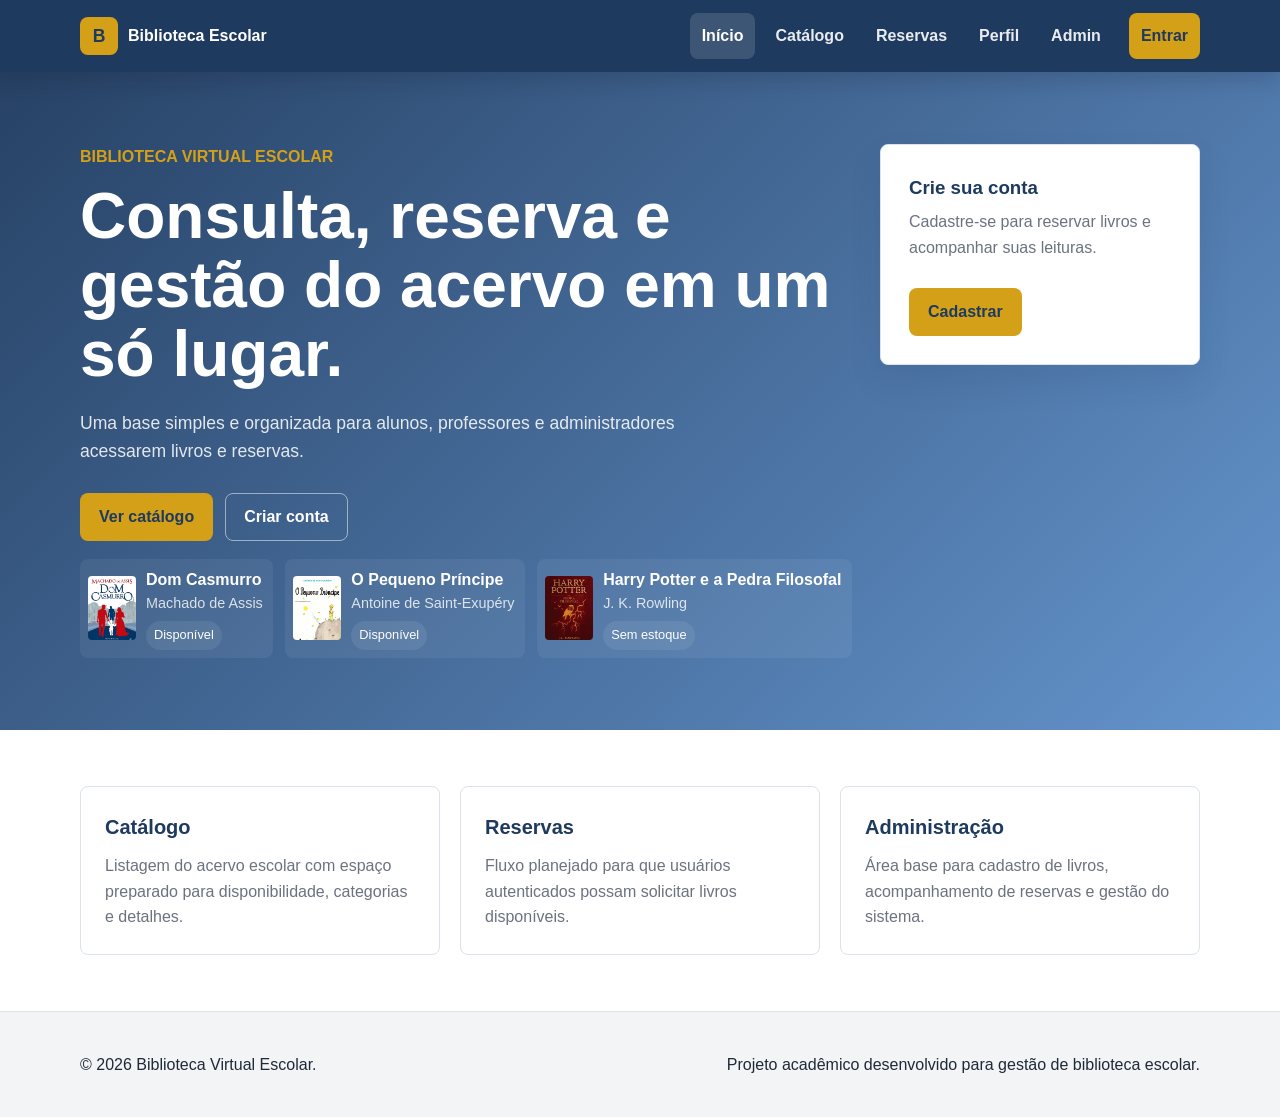
<file: index.html>
<!DOCTYPE html>
<html lang="pt-BR">
<head>
  <meta charset="UTF-8">
  <meta name="viewport" content="width=device-width, initial-scale=1.0">
  <title>Biblioteca Virtual Escolar</title>
  <link rel="stylesheet" href="assets/css/style.css">
  <script src="assets/js/main.js" defer></script>
</head>
<body>
  <header class="site-header">
    <div class="container header-content">
      <a class="brand" href="index.html" aria-label="Página inicial da Biblioteca Virtual Escolar">
        <span class="brand-mark" aria-hidden="true">B</span>
        <span>Biblioteca Escolar</span>
      </a>

      <button class="menu-toggle" type="button" aria-label="Abrir menu" aria-expanded="false" aria-controls="primary-menu">
        <span></span>
        <span></span>
        <span></span>
      </button>

      <nav class="primary-nav" id="primary-menu" aria-label="Menu principal">
        <a href="index.html">Início</a>
        <a href="pages/catalogo.html">Catálogo</a>
        <a href="pages/reservas.html">Reservas</a>
        <a href="pages/perfil.html">Perfil</a>
        <a href="pages/admin.html">Admin</a>
        <a class="nav-action" href="pages/login.html">Entrar</a>
      </nav>
    </div>
  </header>

  <main>
    <section class="hero">
      <div class="container hero-content">
        <div>
          <p class="section-kicker">Biblioteca Virtual Escolar</p>
          <h1>Consulta, reserva e gestão do acervo em um só lugar.</h1>
          <p class="hero-text">Uma base simples e organizada para alunos, professores e administradores acessarem livros, reservas e informações da biblioteca.</p>
          <div class="hero-actions">
            <a class="button button-primary" href="pages/catalogo.html">Ver catálogo</a>
            <a class="button button-secondary" href="pages/cadastro.html">Criar conta</a>
          </div>
        </div>
      </div>
    </section>

    <section class="section">
      <div class="container feature-grid">
        <article class="feature-card">
          <h2>Catálogo</h2>
          <p>Listagem do acervo escolar com espaço preparado para disponibilidade, categorias e detalhes.</p>
        </article>
        <article class="feature-card">
          <h2>Reservas</h2>
          <p>Fluxo planejado para que usuários autenticados possam solicitar livros disponíveis.</p>
        </article>
        <article class="feature-card">
          <h2>Administração</h2>
          <p>Área base para cadastro de livros, acompanhamento de reservas e gestão do sistema.</p>
        </article>
      </div>
    </section>
  </main>

  <footer class="site-footer">
    <div class="container footer-content">
      <p>&copy; 2026 Biblioteca Virtual Escolar.</p>
      <p>Projeto acadêmico desenvolvido para gestão de biblioteca escolar.</p>
    </div>
  </footer>
</body>
</html>
</file>
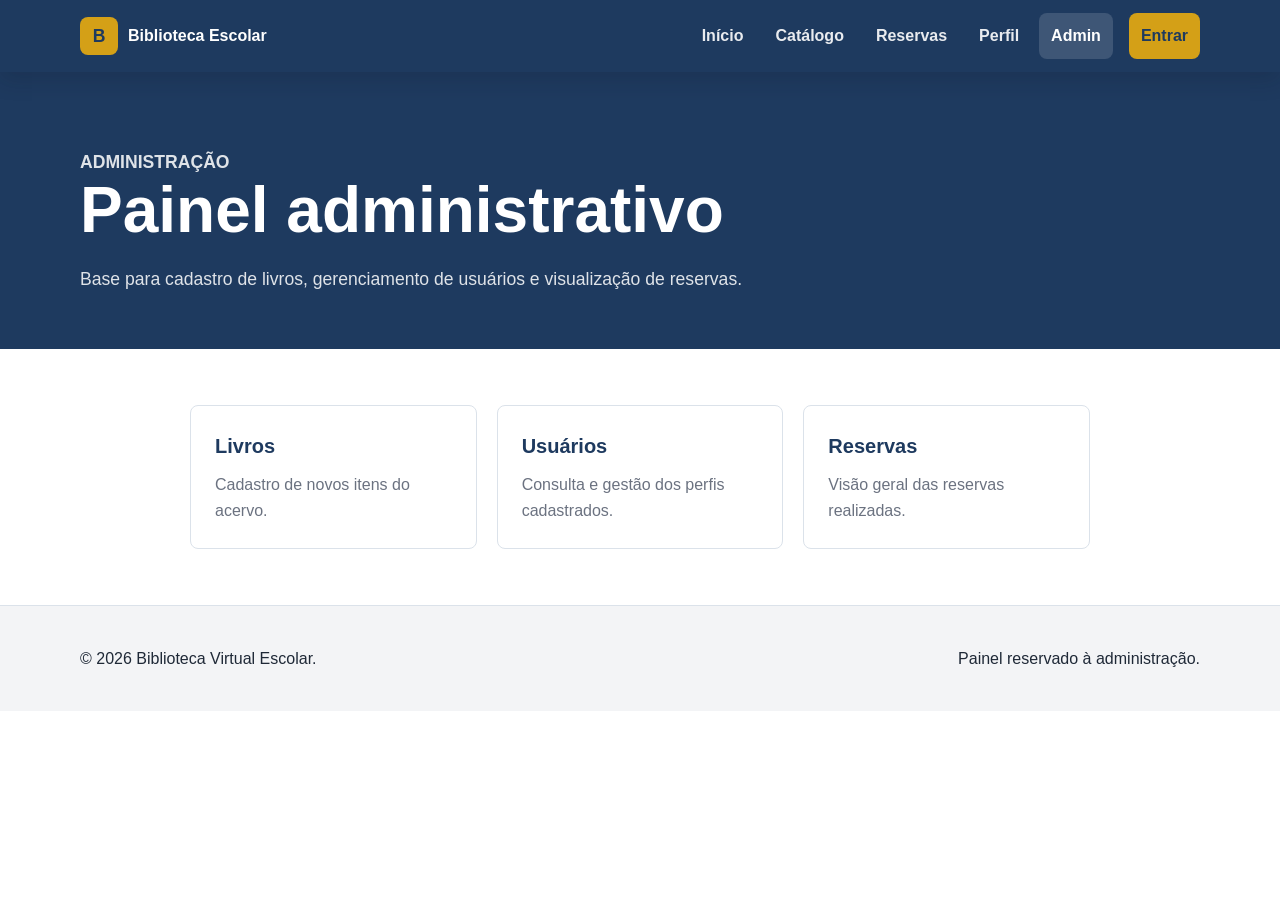
<file: pages/admin.html>
<!DOCTYPE html>
<html lang="pt-BR">
<head>
  <meta charset="UTF-8">
  <meta name="viewport" content="width=device-width, initial-scale=1.0">
  <title>Admin | Biblioteca Virtual Escolar</title>
  <link rel="stylesheet" href="../assets/css/style.css">
  <script src="../assets/js/main.js" defer></script>
</head>
<body>
  <header class="site-header">
    <div class="container header-content">
      <a class="brand" href="../index.html" aria-label="Página inicial da Biblioteca Virtual Escolar"><span class="brand-mark" aria-hidden="true">B</span><span>Biblioteca Escolar</span></a>
      <button class="menu-toggle" type="button" aria-label="Abrir menu" aria-expanded="false" aria-controls="primary-menu"><span></span><span></span><span></span></button>
      <nav class="primary-nav" id="primary-menu" aria-label="Menu principal">
        <a href="../index.html">Início</a><a href="catalogo.html">Catálogo</a><a href="reservas.html">Reservas</a><a href="perfil.html">Perfil</a><a href="admin.html">Admin</a><a class="nav-action" href="login.html">Entrar</a>
      </nav>
    </div>
  </header>

  <main>
    <section class="page-title">
      <div class="container">
        <p class="section-kicker">Administração</p>
        <h1>Painel administrativo</h1>
        <p>Base para cadastro de livros, gerenciamento de usuários e visualização de reservas.</p>
      </div>
    </section>
    <section class="section">
      <div class="container page-grid">
        <article class="info-card"><h2>Livros</h2><p>Cadastro de novos itens do acervo.</p></article>
        <article class="info-card"><h2>Usuários</h2><p>Consulta e gestão dos perfis cadastrados.</p></article>
        <article class="info-card"><h2>Reservas</h2><p>Visão geral das reservas realizadas.</p></article>
      </div>
    </section>
  </main>

  <footer class="site-footer"><div class="container footer-content"><p>&copy; 2026 Biblioteca Virtual Escolar.</p><p>Painel reservado à administração.</p></div></footer>
</body>
</html>
</file>
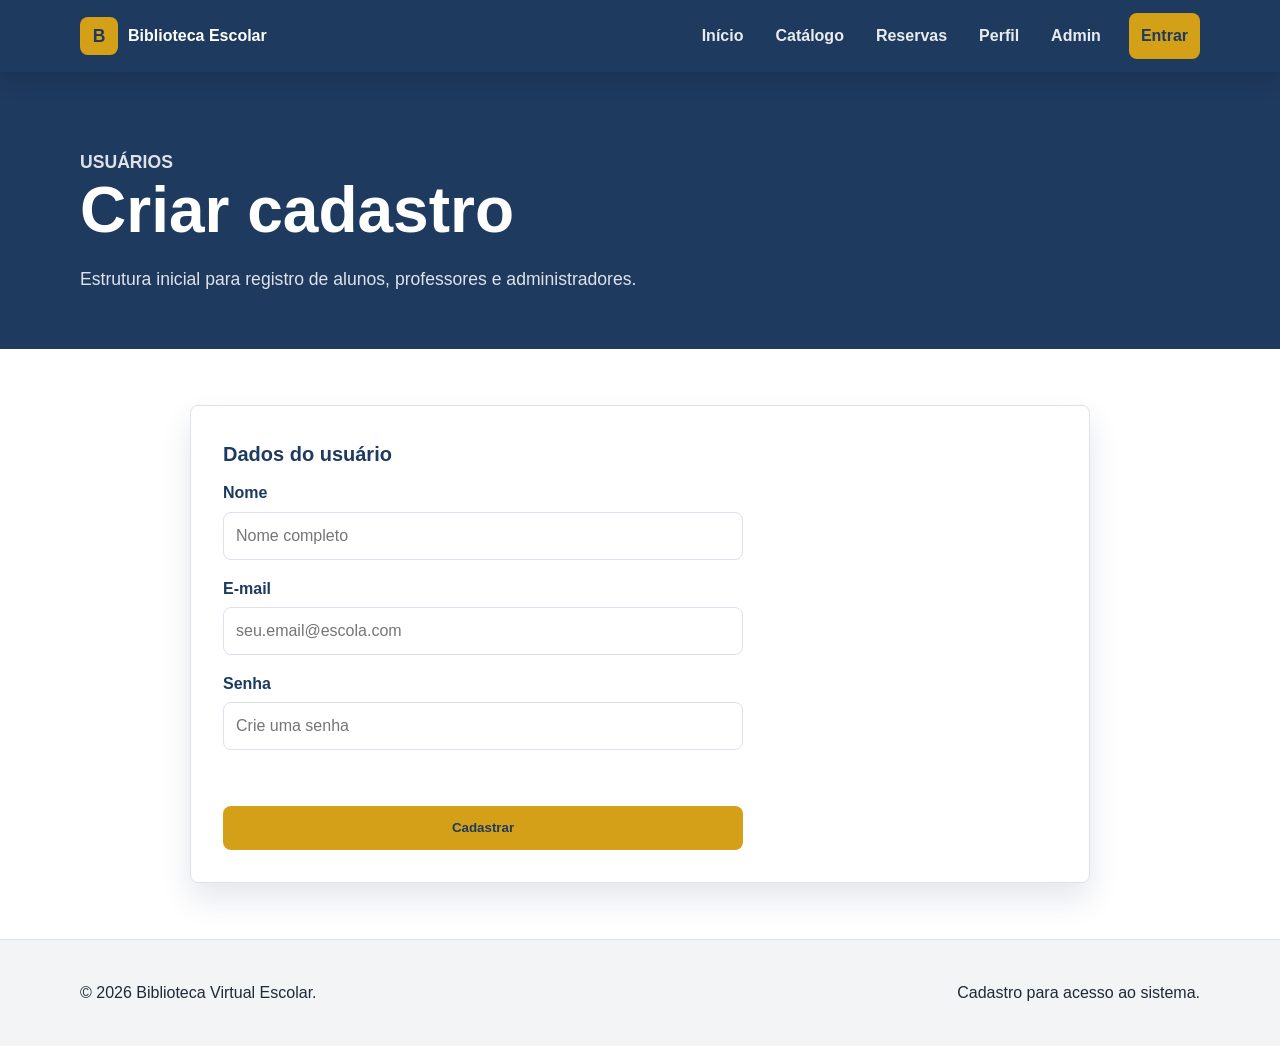
<file: pages/cadastro.html>
<!DOCTYPE html>
<html lang="pt-BR">

<head>
  <meta charset="UTF-8">
  <meta name="viewport" content="width=device-width, initial-scale=1.0">
  <title>Cadastro | Biblioteca Virtual Escolar</title>
  <link rel="stylesheet" href="../assets/css/style.css">
  <script src="../assets/js/main.js" defer></script>
</head>

<body>
  <header class="site-header">
    <div class="container header-content">
      <a class="brand" href="../index.html" aria-label="Página inicial da Biblioteca Virtual Escolar"><span
          class="brand-mark" aria-hidden="true">B</span><span>Biblioteca Escolar</span></a>
      <button class="menu-toggle" type="button" aria-label="Abrir menu" aria-expanded="false"
        aria-controls="primary-menu"><span></span><span></span><span></span></button>
      <nav class="primary-nav" id="primary-menu" aria-label="Menu principal">
        <a href="../index.html">Início</a><a href="catalogo.html">Catálogo</a><a href="reservas.html">Reservas</a><a
          href="perfil.html">Perfil</a><a href="admin.html">Admin</a><a class="nav-action" href="login.html">Entrar</a>
      </nav>
    </div>
  </header>

  <main>
    <section class="page-title">
      <div class="container">
        <p class="section-kicker">Usuários</p>
        <h1>Criar cadastro</h1>
        <p>Estrutura inicial para registro de alunos, professores e administradores.</p>
      </div>
    </section>
    <section class="section">
      <div class="container content-panel">
        <h2>Dados do usuário</h2>
        <form id="signup-form" class="form-shell">
          <div class="form-field"><label for="nome">Nome</label><input id="nome" type="text" placeholder="Nome completo"
              required></div>
          <div class="form-field"><label for="email">E-mail</label><input id="email" type="email"
              placeholder="seu.email@escola.com" required></div>
          <div class="form-field"><label for="senha">Senha</label><input id="senha" type="password"
              placeholder="Crie uma senha" required></div>
          <p class="form-message" id="signup-message" aria-live="polite"></p>
          <button class="button button-primary" type="submit">Cadastrar</button>
        </form>
      </div>
    </section>
  </main>

  <footer class="site-footer">
    <div class="container footer-content">
      <p>&copy; 2026 Biblioteca Virtual Escolar.</p>
      <p>Cadastro para acesso ao sistema.</p>
    </div>
  </footer>
</body>

</html>
</file>
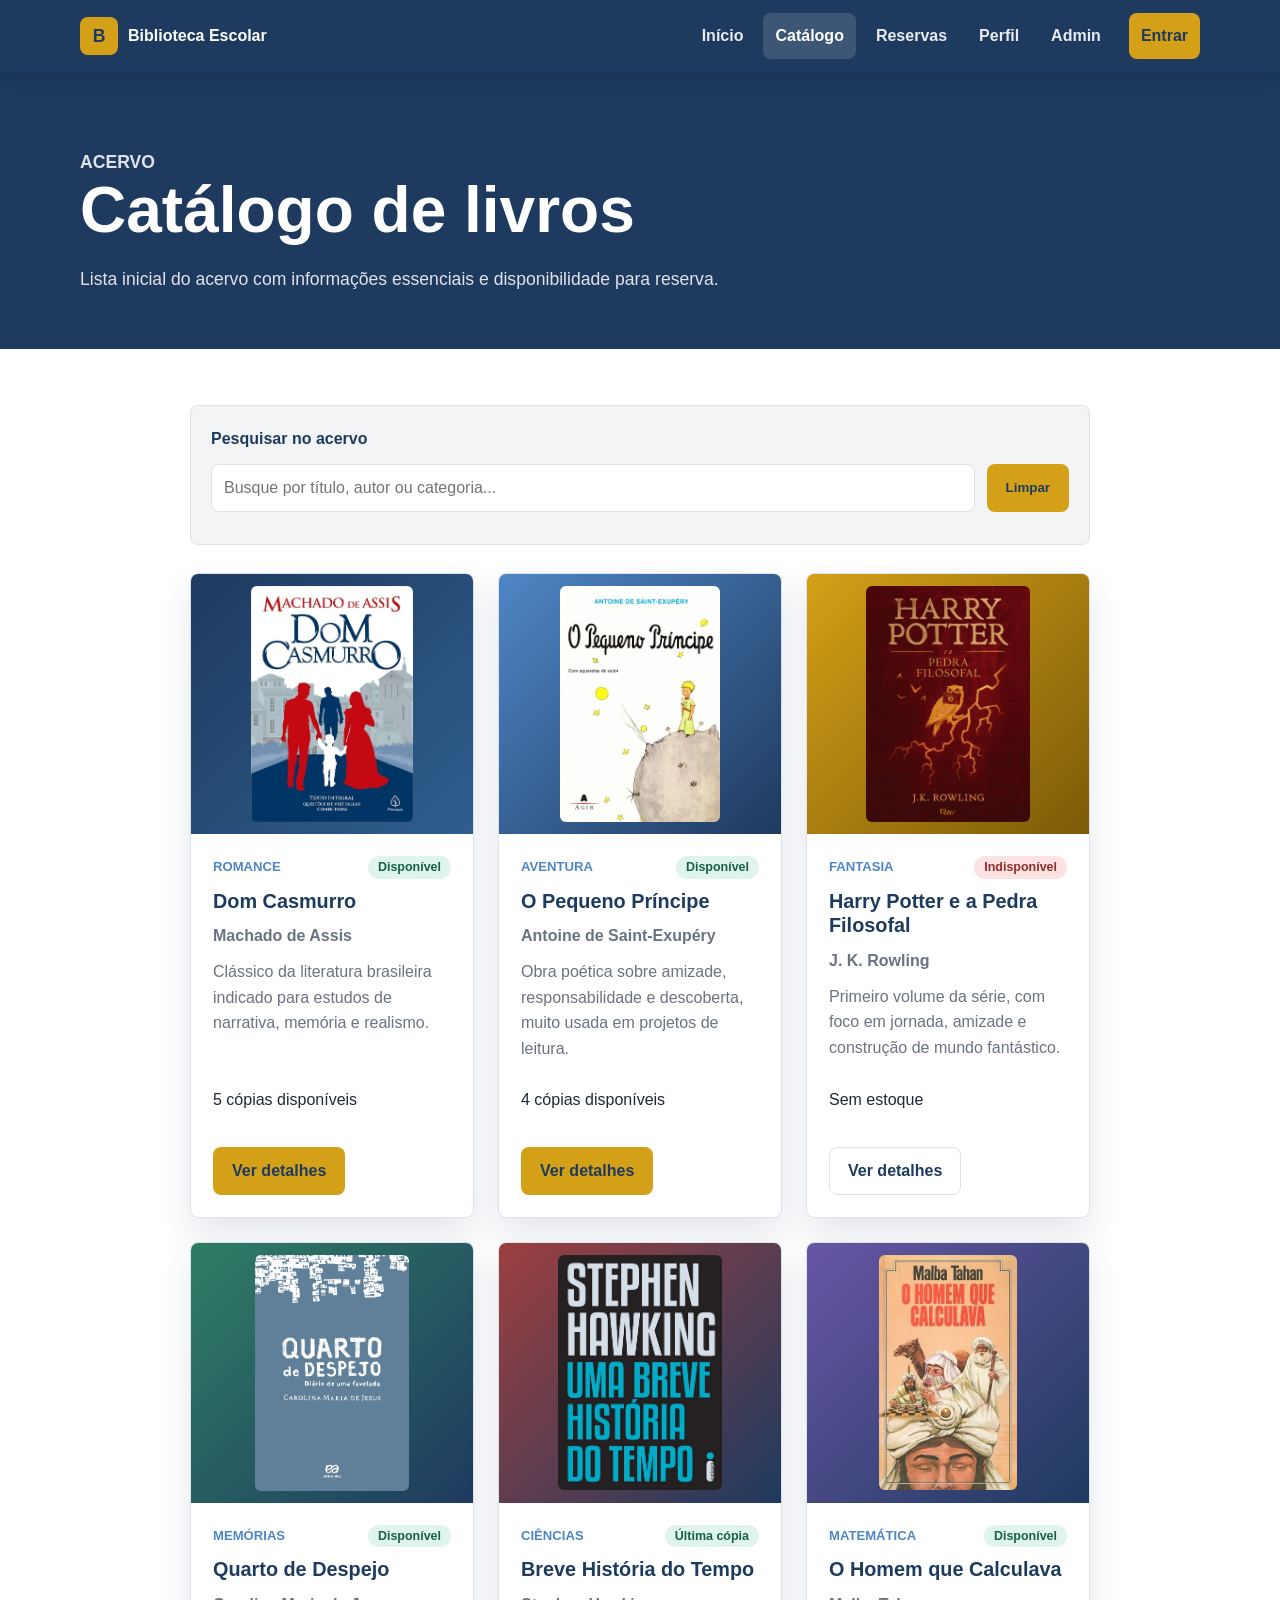
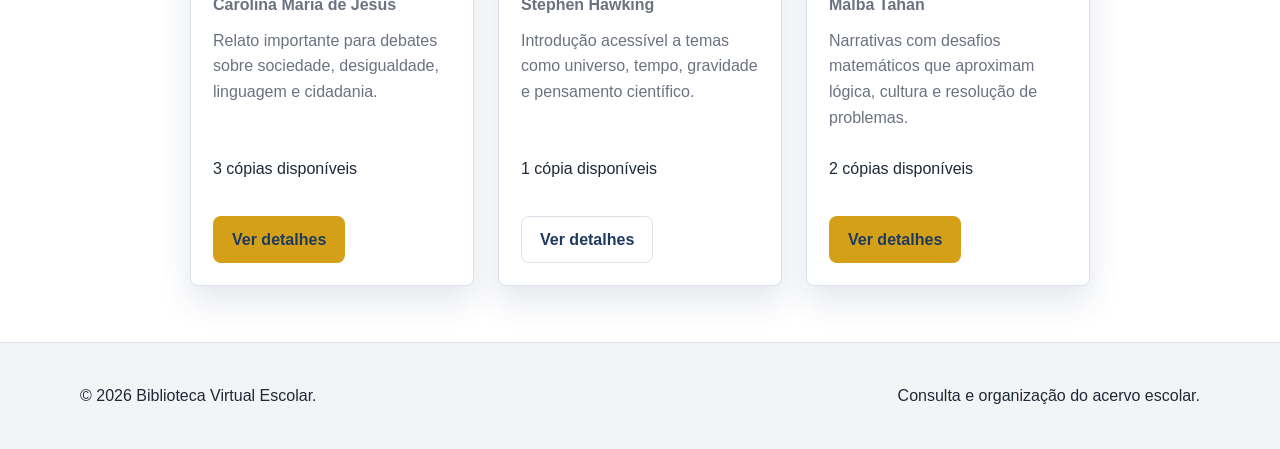
<file: pages/catalogo.html>
<!DOCTYPE html>
<html lang="pt-BR">

<head>
  <meta charset="UTF-8">
  <meta name="viewport" content="width=device-width, initial-scale=1.0">
  <title>Catálogo | Biblioteca Virtual Escolar</title>
  <link rel="stylesheet" href="../assets/css/style.css">
  <script src="../assets/js/main.js" defer></script>
</head>

<body>
  <header class="site-header">
    <div class="container header-content">
      <a class="brand" href="../index.html" aria-label="Página inicial da Biblioteca Virtual Escolar">
        <span class="brand-mark" aria-hidden="true">B</span>
        <span>Biblioteca Escolar</span>
      </a>
      <button class="menu-toggle" type="button" aria-label="Abrir menu" aria-expanded="false"
        aria-controls="primary-menu"><span></span><span></span><span></span></button>
      <nav class="primary-nav" id="primary-menu" aria-label="Menu principal">
        <a href="../index.html">Início</a>
        <a href="catalogo.html">Catálogo</a>
        <a href="reservas.html">Reservas</a>
        <a href="perfil.html">Perfil</a>
        <a href="admin.html">Admin</a>
        <a class="nav-action" href="login.html">Entrar</a>
      </nav>
    </div>
  </header>

  <main>
    <section class="page-title">
      <div class="container">
        <p class="section-kicker">Acervo</p>
        <h1>Catálogo de livros</h1>
        <p>Lista inicial do acervo com informações essenciais e disponibilidade para reserva.</p>
      </div>
    </section>

    <section class="section">
      <div class="container">
        <div class="search-bar" role="search">
          <label class="search-label" for="search-input">Pesquisar no acervo</label>
          <div class="search-controls">
            <input id="search-input" class="search-input" type="search"
              placeholder="Busque por título, autor ou categoria..." autocomplete="off">
            <button class="button button-primary search-clear" type="button" aria-label="Limpar busca">Limpar</button>
          </div>
          <p class="search-results-info" id="search-results-info" aria-live="polite"></p>
        </div>

        <div class="book-grid" id="book-grid">
          <article class="book-card" data-book-id="1" data-title="dom casmurro" data-author="machado de assis"
            data-category="romance">
            <div class="book-cover" aria-hidden="true">
              <img src="../assets/images/dom-casmurro.jpg" alt="Capa de Dom Casmurro">
            </div>
            <div class="book-content">
              <div class="book-card-header">
                <p class="book-category">Romance</p>
                <span class="availability is-available">Disponível</span>
              </div>
              <h2>Dom Casmurro</h2>
              <p class="book-author">Machado de Assis</p>
              <p class="book-description">Clássico da literatura brasileira indicado para estudos de narrativa, memória
                e realismo.</p>
              <p class="book-stock">5 cópias disponíveis</p>
              <a class="button button-primary" href="detalhes.html?id=1">Ver detalhes</a>
            </div>
          </article>

          <article class="book-card" data-book-id="2" data-title="o pequeno principe"
            data-author="antoine de saint-exupery" data-category="aventura">
            <div class="book-cover book-cover-blue" aria-hidden="true">
              <img src="../assets/images/o-pequeno-príncipe.jpg" alt="Capa de O Pequeno Principe">
            </div>
            <div class="book-content">
              <div class="book-card-header">
                <p class="book-category">Aventura</p>
                <span class="availability is-available">Disponível</span>
              </div>
              <h2>O Pequeno Príncipe</h2>
              <p class="book-author">Antoine de Saint-Exupéry</p>
              <p class="book-description">Obra poética sobre amizade, responsabilidade e descoberta, muito usada em
                projetos de leitura.</p>
              <p class="book-stock">4 cópias disponíveis</p>
              <a class="button button-primary" href="detalhes.html?id=2">Ver detalhes</a>
            </div>
          </article>

          <article class="book-card" data-book-id="3" data-title="harry potter e a pedra filosofal"
            data-author="j. k. rowling" data-category="fantasia">
            <div class="book-cover book-cover-gold" aria-hidden="true">
              <img src="../assets/images/harry-potter-e-a-pedra-filosofal.jpg"
                alt=" Capa de Harry Potter e a Pedra Filosofal">
            </div>
            <div class="book-content">
              <div class="book-card-header">
                <p class="book-category">Fantasia</p>
                <span class="availability is-unavailable">Indisponível</span>
              </div>
              <h2>Harry Potter e a Pedra Filosofal</h2>
              <p class="book-author">J. K. Rowling</p>
              <p class="book-description">Primeiro volume da série, com foco em jornada, amizade e construção de mundo
                fantástico.</p>
              <p class="book-stock">Sem estoque</p>
              <a class="button button-secondary-muted" href="detalhes.html?id=3">Ver detalhes</a>
            </div>
          </article>

          <article class="book-card" data-book-id="4" data-title="quarto de despejo"
            data-author="carolina maria de jesus" data-category="memorias">
            <div class="book-cover book-cover-green" aria-hidden="true">
              <img src="../assets/images/quarto-de-despejo.jpg" alt="Capa de Quarto de Despejo">
            </div>
            <div class="book-content">
              <div class="book-card-header">
                <p class="book-category">Memórias</p>
                <span class="availability is-available">Disponível</span>
              </div>
              <h2>Quarto de Despejo</h2>
              <p class="book-author">Carolina Maria de Jesus</p>
              <p class="book-description">Relato importante para debates sobre sociedade, desigualdade, linguagem e
                cidadania.</p>
              <p class="book-stock">3 cópias disponíveis</p>
              <a class="button button-primary" href="detalhes.html?id=4">Ver detalhes</a>
            </div>
          </article>

          <article class="book-card" data-book-id="5" data-title="breve historia do tempo" data-author="stephen hawking"
            data-category="ciencias">
            <div class="book-cover book-cover-red" aria-hidden="true">
              <img src="../assets/images/uma-breve-historia-do-tempo.jpg" alt="Capa de Uma Breve História do Tempo">
            </div>
            <div class="book-content">
              <div class="book-card-header">
                <p class="book-category">Ciências</p>
                <span class="availability is-reserved">Reservado</span>
              </div>
              <h2>Breve História do Tempo</h2>
              <p class="book-author">Stephen Hawking</p>
              <p class="book-description">Introdução acessível a temas como universo, tempo, gravidade e pensamento
                científico.</p>
              <p class="book-stock">1 cópia disponível</p>
              <a class="button button-secondary-muted" href="detalhes.html?id=5">Ver detalhes</a>
            </div>
          </article>

          <article class="book-card" data-book-id="6" data-title="o homem que calculava" data-author="malba tahan"
            data-category="matematica">
            <div class="book-cover book-cover-purple" aria-hidden="true">
              <img src="../assets/images/o-homem-que-calculava.jpg" alt="Capa de O Homem Que Calculava">
            </div>
            <div class="book-content">
              <div class="book-card-header">
                <p class="book-category">Matemática</p>
                <span class="availability is-available">Disponível</span>
              </div>
              <h2>O Homem que Calculava</h2>
              <p class="book-author">Malba Tahan</p>
              <p class="book-description">Narrativas com desafios matemáticos que aproximam lógica, cultura e resolução
                de problemas.</p>
              <p class="book-stock">2 cópias disponíveis</p>
              <a class="button button-primary" href="detalhes.html?id=6">Ver detalhes</a>
            </div>
          </article>
        </div>
    </section>
  </main>

  <footer class="site-footer">
    <div class="container footer-content">
      <p>&copy; 2026 Biblioteca Virtual Escolar.</p>
      <p>Consulta e organização do acervo escolar.</p>
    </div>
  </footer>
</body>

</html>
</file>
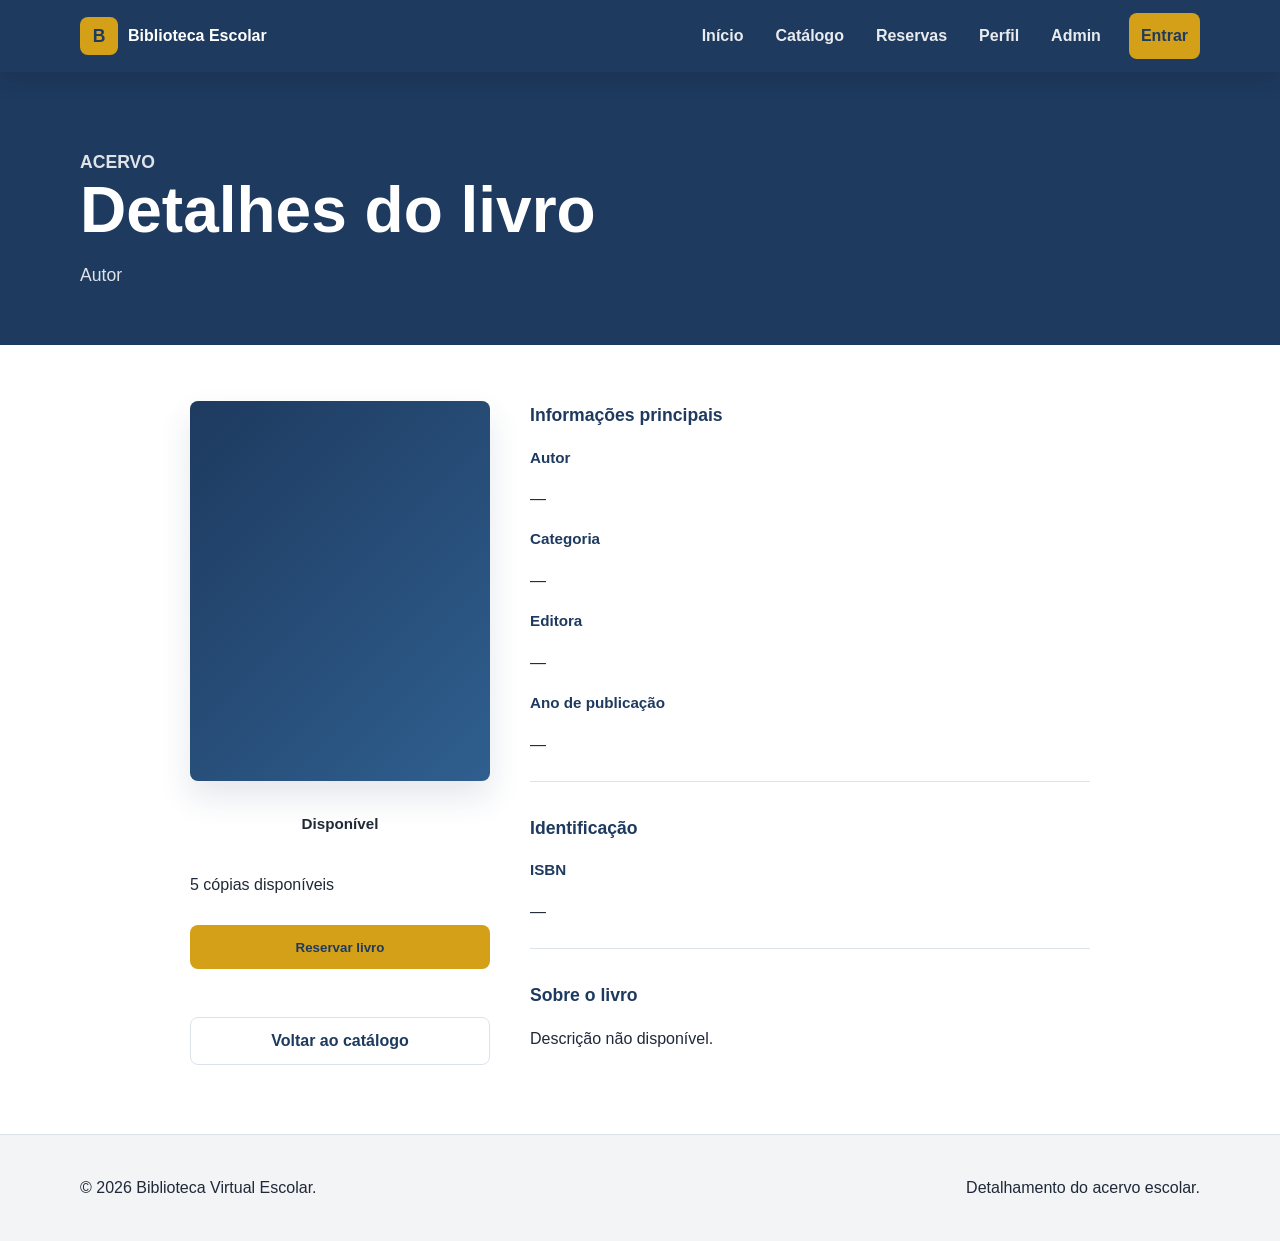
<file: pages/detalhes.html>
<!DOCTYPE html>
<html lang="pt-BR">

<head>
  <meta charset="UTF-8">
  <meta name="viewport" content="width=device-width, initial-scale=1.0">
  <title>Detalhes do Livro | Biblioteca Virtual Escolar</title>
  <link rel="stylesheet" href="../assets/css/style.css">
  <script src="../assets/js/main.js" defer></script>
</head>

<body>
  <header class="site-header">
    <div class="container header-content">
      <a class="brand" href="../index.html" aria-label="Página inicial da Biblioteca Virtual Escolar"><span
          class="brand-mark" aria-hidden="true">B</span><span>Biblioteca Escolar</span></a>
      <button class="menu-toggle" type="button" aria-label="Abrir menu" aria-expanded="false"
        aria-controls="primary-menu"><span></span><span></span><span></span></button>
      <nav class="primary-nav" id="primary-menu" aria-label="Menu principal">
        <a href="../index.html">Início</a><a href="catalogo.html">Catálogo</a><a href="reservas.html">Reservas</a><a
          href="perfil.html">Perfil</a><a href="admin.html">Admin</a><a class="nav-action" href="login.html">Entrar</a>
      </nav>
    </div>
  </header>

  <main>
    <section class="page-title">
      <div class="container">
        <p class="section-kicker">Acervo</p>
        <h1 id="book-title">Detalhes do livro</h1>
        <p id="book-author" class="page-title-author">Autor</p>
      </div>
    </section>

    <section class="section">
      <div class="container">
        <div class="book-details-grid">
          <!-- Coluna 1: Capa e disponibilidade -->
          <aside class="book-details-sidebar">
            <div class="book-cover-detail"></div>
            <div class="book-details-status">
              <span class="availability" id="book-availability">Disponível</span>
              <p class="book-stock" id="book-stock">5 cópias disponíveis</p>
              <button class="button button-primary" id="reserve-button" type="button">
                Reservar livro
              </button>
              <p class="form-message" id="reserve-message" aria-live="polite"></p>
              <a class="button button-secondary-muted" href="catalogo.html" style="text-align: center;">
                Voltar ao catálogo
              </a>
            </div>
          </aside>

          <!-- Coluna 2: Informações detalhadas -->
          <article class="book-details-content">
            <section class="details-section">
              <h2>Informações principais</h2>
              <dl class="details-list">
                <dt>Autor</dt>
                <dd id="book-author-detail">—</dd>
                <dt>Categoria</dt>
                <dd id="book-category">—</dd>
                <dt>Editora</dt>
                <dd id="book-publisher">—</dd>
                <dt>Ano de publicação</dt>
                <dd id="book-year">—</dd>
              </dl>
            </section>

            <section class="details-section">
              <h2>Identificação</h2>
              <dl class="details-list">
                <dt>ISBN</dt>
                <dd id="book-isbn">—</dd>
              </dl>
            </section>

            <section class="details-section">
              <h2>Sobre o livro</h2>
              <p id="book-description" class="book-full-description">
                Descrição não disponível.
              </p>
            </section>
          </article>
        </div>
      </div>
    </section>
  </main>

  <footer class="site-footer">
    <div class="container footer-content">
      <p>&copy; 2026 Biblioteca Virtual Escolar.</p>
      <p>Detalhamento do acervo escolar.</p>
    </div>
  </footer>
</body>

</html>
</file>
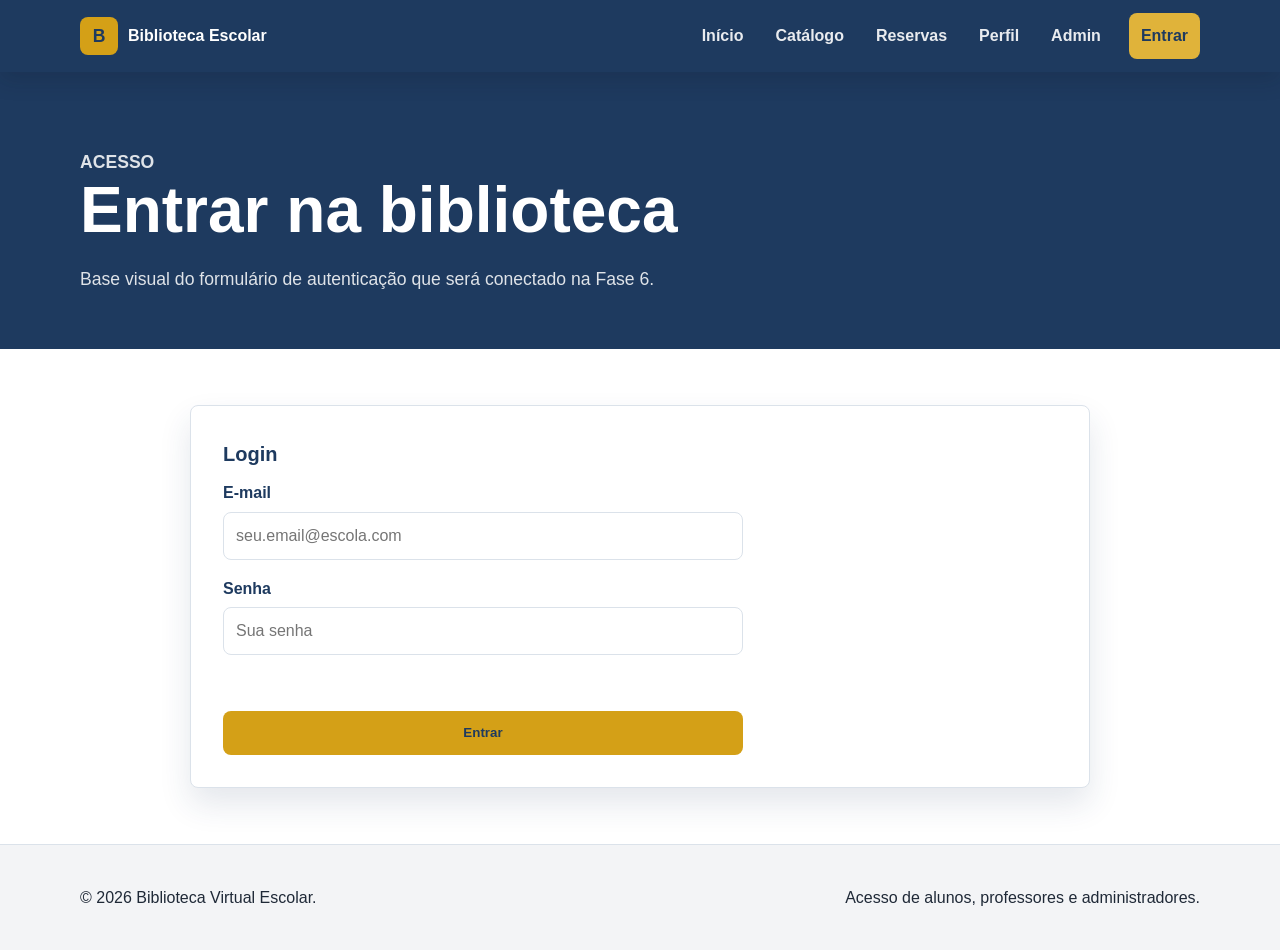
<file: pages/login.html>
<!DOCTYPE html>
<html lang="pt-BR">

<head>
  <meta charset="UTF-8">
  <meta name="viewport" content="width=device-width, initial-scale=1.0">
  <title>Login | Biblioteca Virtual Escolar</title>
  <link rel="stylesheet" href="../assets/css/style.css">
  <script src="../assets/js/main.js" defer></script>
</head>

<body>
  <header class="site-header">
    <div class="container header-content">
      <a class="brand" href="../index.html" aria-label="Página inicial da Biblioteca Virtual Escolar"><span
          class="brand-mark" aria-hidden="true">B</span><span>Biblioteca Escolar</span></a>
      <button class="menu-toggle" type="button" aria-label="Abrir menu" aria-expanded="false"
        aria-controls="primary-menu"><span></span><span></span><span></span></button>
      <nav class="primary-nav" id="primary-menu" aria-label="Menu principal">
        <a href="../index.html">Início</a><a href="catalogo.html">Catálogo</a><a href="reservas.html">Reservas</a><a
          href="perfil.html">Perfil</a><a href="admin.html">Admin</a><a class="nav-action" href="login.html">Entrar</a>
      </nav>
    </div>
  </header>

  <main>
    <section class="page-title">
      <div class="container">
        <p class="section-kicker">Acesso</p>
        <h1>Entrar na biblioteca</h1>
        <p>Base visual do formulário de autenticação que será conectado na Fase 6.</p>
      </div>
    </section>
    <section class="section">
      <div class="container content-panel">
        <h2>Login</h2>
        <form id="login-form" class="form-shell">
          <div class="form-field"><label for="email">E-mail</label><input id="email" type="email"
              placeholder="seu.email@escola.com" required></div>
          <div class="form-field"><label for="senha">Senha</label><input id="senha" type="password"
              placeholder="Sua senha" required></div>
          <p class="form-message" id="login-message" aria-live="polite"></p>
          <button class="button button-primary" type="submit">Entrar</button>
        </form>
      </div>
    </section>
  </main>

  <footer class="site-footer">
    <div class="container footer-content">
      <p>&copy; 2026 Biblioteca Virtual Escolar.</p>
      <p>Acesso de alunos, professores e administradores.</p>
    </div>
  </footer>
</body>

</html>
</file>
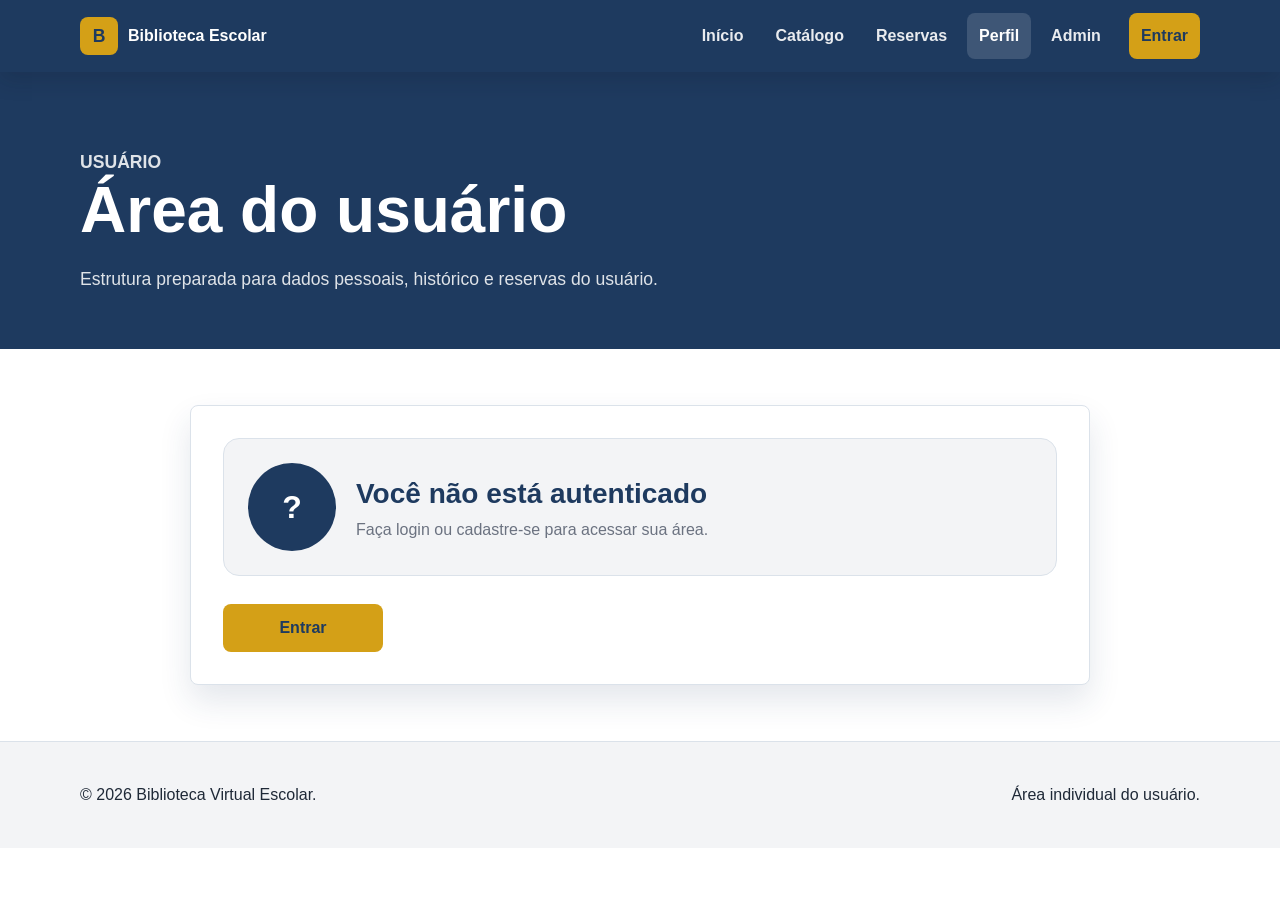
<file: pages/perfil.html>
<!DOCTYPE html>
<html lang="pt-BR">

<head>
  <meta charset="UTF-8">
  <meta name="viewport" content="width=device-width, initial-scale=1.0">
  <title>Perfil | Biblioteca Virtual Escolar</title>
  <link rel="stylesheet" href="../assets/css/style.css">
  <script src="../assets/js/main.js" defer></script>
</head>

<body>
  <header class="site-header">
    <div class="container header-content">
      <a class="brand" href="../index.html" aria-label="Página inicial da Biblioteca Virtual Escolar"><span
          class="brand-mark" aria-hidden="true">B</span><span>Biblioteca Escolar</span></a>
      <button class="menu-toggle" type="button" aria-label="Abrir menu" aria-expanded="false"
        aria-controls="primary-menu"><span></span><span></span><span></span></button>
      <nav class="primary-nav" id="primary-menu" aria-label="Menu principal">
        <a href="../index.html">Início</a><a href="catalogo.html">Catálogo</a><a href="reservas.html">Reservas</a><a
          href="perfil.html">Perfil</a><a href="admin.html">Admin</a><a class="nav-action" href="login.html">Entrar</a>
      </nav>
    </div>
  </header>

  <main>
    <section class="page-title">
      <div class="container">
        <p class="section-kicker">Usuário</p>
        <h1>Área do usuário</h1>
        <p>Estrutura preparada para dados pessoais, histórico e reservas do usuário.</p>
      </div>
    </section>
    <section class="section">
      <div class="container">
        <div class="content-panel" id="profile-panel">
          <div id="profile-info">
            <h2>Perfil do usuário</h2>
            <p id="profile-message">Carregando informações do usuário...</p>
          </div>
          <div class="auth-actions" id="profile-actions"></div>
        </div>
      </div>
    </section>
  </main>

  <footer class="site-footer">
    <div class="container footer-content">
      <p>&copy; 2026 Biblioteca Virtual Escolar.</p>
      <p>Área individual do usuário.</p>
    </div>
  </footer>
</body>

</html>
</file>
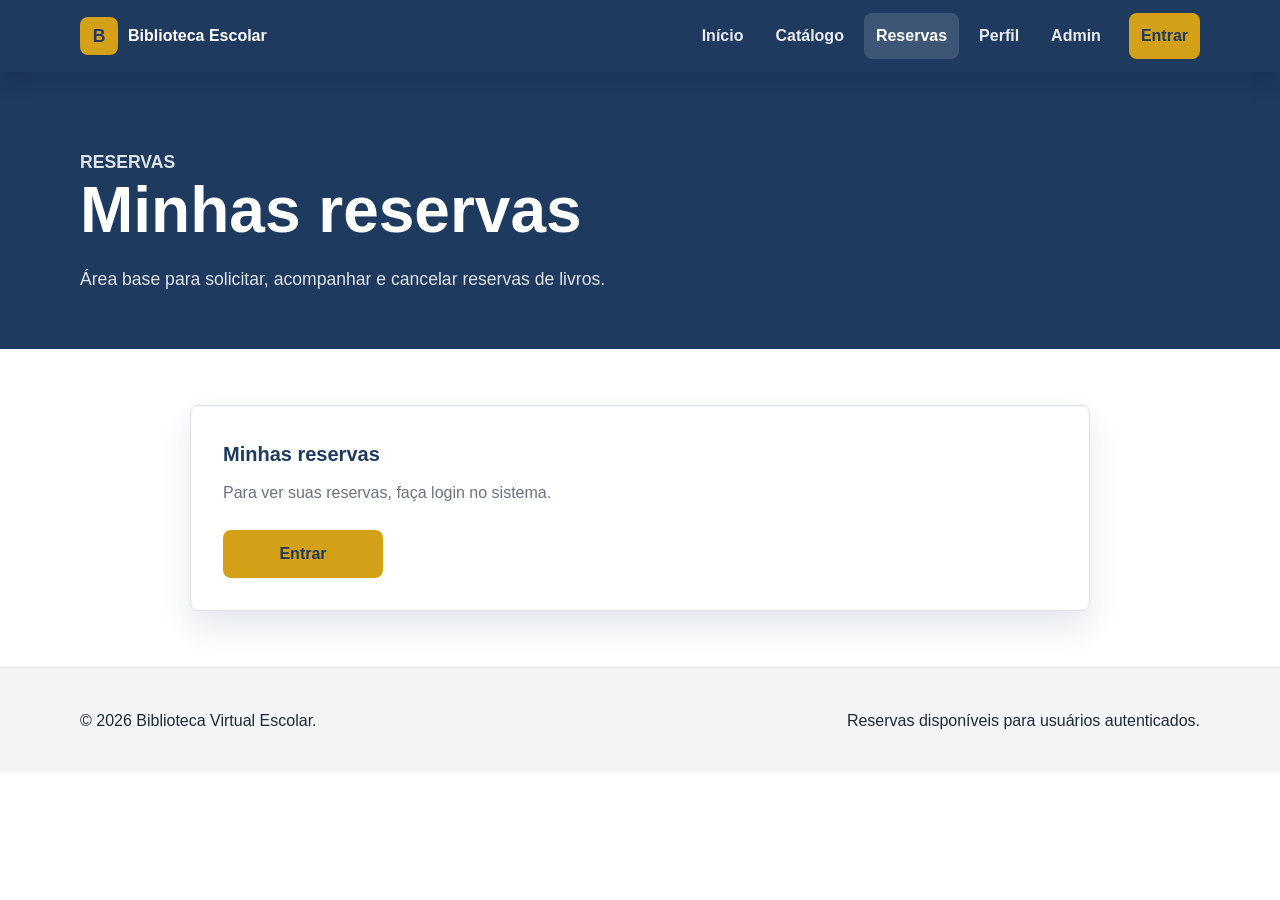
<file: pages/reservas.html>
<!DOCTYPE html>
<html lang="pt-BR">

<head>
  <meta charset="UTF-8">
  <meta name="viewport" content="width=device-width, initial-scale=1.0">
  <title>Reservas | Biblioteca Virtual Escolar</title>
  <link rel="stylesheet" href="../assets/css/style.css">
  <script src="../assets/js/main.js" defer></script>
</head>

<body>
  <header class="site-header">
    <div class="container header-content">
      <a class="brand" href="../index.html" aria-label="Página inicial da Biblioteca Virtual Escolar"><span
          class="brand-mark" aria-hidden="true">B</span><span>Biblioteca Escolar</span></a>
      <button class="menu-toggle" type="button" aria-label="Abrir menu" aria-expanded="false"
        aria-controls="primary-menu"><span></span><span></span><span></span></button>
      <nav class="primary-nav" id="primary-menu" aria-label="Menu principal">
        <a href="../index.html">Início</a><a href="catalogo.html">Catálogo</a><a href="reservas.html">Reservas</a><a
          href="perfil.html">Perfil</a><a href="admin.html">Admin</a><a class="nav-action" href="login.html">Entrar</a>
      </nav>
    </div>
  </header>

  <main>
    <section class="page-title">
      <div class="container">
        <p class="section-kicker">Reservas</p>
        <h1>Minhas reservas</h1>
        <p>Área base para solicitar, acompanhar e cancelar reservas de livros.</p>
      </div>
    </section>
    <section class="section">
      <div class="container content-panel" id="reservations-content">
        <h2>Minhas reservas</h2>
        <p>Carregando informações de autenticação...</p>
      </div>
    </section>
  </main>

  <footer class="site-footer">
    <div class="container footer-content">
      <p>&copy; 2026 Biblioteca Virtual Escolar.</p>
      <p>Reservas disponíveis para usuários autenticados.</p>
    </div>
  </footer>
</body>

</html>
</file>
<file: assets/css/style.css>
:root {
  --color-primary: #1e3a5f;
  --color-primary-light: #4f86c6;
  --color-background: #ffffff;
  --color-surface: #f3f4f6;
  --color-accent: #d4a017;
  --color-text: #1f2937;
  --color-muted: #6b7280;
  --color-border: #dbe2ea;
  --shadow-soft: 0 16px 32px rgba(30, 58, 95, 0.12);
  --container-width: 1120px;
}

* {
  box-sizing: border-box;
}

html {
  scroll-behavior: smooth;
}

body {
  min-height: 100vh;
  margin: 0;
  color: var(--color-text);
  background: var(--color-background);
  font-family: Arial, Helvetica, sans-serif;
  line-height: 1.6;
}

a {
  color: inherit;
  text-decoration: none;
}

img {
  display: block;
  max-width: 100%;
}

.container {
  width: min(100% - 32px, var(--container-width));
  margin-inline: auto;
}

.site-header {
  position: sticky;
  top: 0;
  z-index: 10;
  background: var(--color-primary);
  color: #ffffff;
  box-shadow: 0 8px 20px rgba(17, 24, 39, 0.18);
}

.header-content {
  display: flex;
  align-items: center;
  justify-content: space-between;
  min-height: 72px;
  gap: 24px;
}

.brand {
  display: inline-flex;
  align-items: center;
  gap: 10px;
  font-weight: 700;
}

.brand-mark {
  display: grid;
  width: 38px;
  height: 38px;
  place-items: center;
  border-radius: 8px;
  color: var(--color-primary);
  background: var(--color-accent);
  font-size: 1.1rem;
}

.primary-nav {
  display: flex;
  align-items: center;
  gap: 8px;
}

.primary-nav a {
  border-radius: 8px;
  padding: 10px 12px;
  color: rgba(255, 255, 255, 0.9);
  font-weight: 600;
  transition: background 0.2s ease, color 0.2s ease;
}

.primary-nav a:hover,
.primary-nav a:focus-visible,
.primary-nav a.active {
  background: rgba(255, 255, 255, 0.14);
  color: #ffffff;
  outline: none;
}

.primary-nav .nav-action {
  margin-left: 8px;
  color: var(--color-primary);
  background: var(--color-accent);
}

.primary-nav .nav-action:hover,
.primary-nav .nav-action:focus-visible,
.primary-nav .nav-action.active {
  background: #e0b33a;
  color: var(--color-primary);
}

.menu-toggle {
  display: none;
  width: 44px;
  height: 44px;
  border: 0;
  border-radius: 8px;
  background: rgba(255, 255, 255, 0.12);
  cursor: pointer;
}

.menu-toggle span {
  display: block;
  width: 22px;
  height: 2px;
  margin: 5px auto;
  background: #ffffff;
}

.hero {
  display: grid;
  min-height: 420px;
  align-items: center;
  background: linear-gradient(135deg, rgba(30, 58, 95, 0.96), rgba(79, 134, 198, 0.88));
  color: #ffffff;
}

.hero-content {
  padding-block: 72px;
}

.hero h1,
.page-title h1 {
  max-width: 780px;
  margin: 0;
  font-size: clamp(2rem, 5vw, 4rem);
  line-height: 1.08;
}

.hero-text,
.page-title p {
  max-width: 680px;
  margin: 20px 0 0;
  color: rgba(255, 255, 255, 0.86);
  font-size: 1.1rem;
}

.section-kicker {
  margin: 0 0 12px;
  color: var(--color-accent);
  font-weight: 700;
  text-transform: uppercase;
}

.hero-actions,
.page-actions {
  display: flex;
  flex-wrap: wrap;
  gap: 12px;
  margin-top: 28px;
}

.hero-grid {
  display: grid;
  grid-template-columns: 1fr 320px;
  gap: 28px;
  align-items: start;
}

.hero-main { color: #ffffff; }

.hero-features {
  margin-top: 18px;
  display: grid;
  grid-auto-flow: column;
  gap: 12px;
}

.featured-book-card {
  display: flex;
  gap: 10px;
  align-items: center;
  background: rgba(255,255,255,0.06);
  padding: 8px;
  border-radius: 8px;
}

.featured-book-card .cover-small {
  width: 48px;
  height: 64px;
  flex: 0 0 48px;
  display: grid;
  place-items: center;
  background: rgba(255,255,255,0.06);
  border-radius: 4px;
  overflow: hidden;
}

.featured-book-card img { width: 100%; height: 100%; object-fit: cover; }

.featured-title { display: block; color: #fff; font-weight: 700; }
.featured-author { display: block; color: rgba(255,255,255,0.8); font-size: 0.9rem; }
.featured-badge { display: inline-block; margin-top: 6px; font-size: 0.8rem; padding: 4px 8px; border-radius: 999px; background: rgba(255,255,255,0.08); color: #fff; }

.hero-side { display: flex; flex-direction: column; gap: 14px; }
.hero-user-card { display: flex; gap: 12px; align-items: center; }
.hero-user-meta strong { display: block; color: #ffffff; }
.hero-user-meta .hero-user-role { color: rgba(255,255,255,0.85); font-size: 0.95rem; }
.hero-side-actions { display: flex; gap: 8px; margin-top: 8px; }

.signup-promo { color: var(--color-text); }
.signup-promo h3 { margin: 0 0 6px; color: var(--color-primary); }
.signup-promo p { margin: 0 0 12px; color: var(--color-muted); }

.button {
  display: inline-flex;
  min-height: 44px;
  align-items: center;
  justify-content: center;
  border: 1px solid transparent;
  border-radius: 8px;
  padding: 10px 18px;
  font-weight: 700;
}

.button-primary {
  color: var(--color-primary);
  background: var(--color-accent);
}

.button-secondary {
  color: #ffffff;
  border-color: rgba(255, 255, 255, 0.5);
}

.button-secondary-muted {
  color: var(--color-primary);
  border-color: var(--color-border);
  background: #ffffff;
}

.section {
  padding-block: 56px;
}

.section-muted {
  background: var(--color-surface);
}

.site-footer {
  border-top: 1px solid var(--color-border);
  background: var(--color-surface);
}

.footer-content {
  display: flex;
  align-items: center;
  justify-content: space-between;
  gap: 16px;
  padding: 24px 0;
}

.page-title {
  background: var(--color-primary);
  color: #ffffff;
  padding-block: 56px;
}

.content-panel {
  border: 1px solid var(--color-border);
  border-radius: 8px;
  padding: 28px;
  background: #ffffff;
  box-shadow: var(--shadow-soft);
}

.feature-grid,
.page-grid {
  display: grid;
  grid-template-columns: repeat(3, minmax(0, 1fr));
  gap: 20px;
}

.page-grid.two-columns {
  grid-template-columns: repeat(2, minmax(0, 1fr));
}

.feature-card,
.info-card {
  border: 1px solid var(--color-border);
  border-radius: 8px;
  padding: 24px;
  background: #ffffff;
}

.feature-card h2,
.info-card h2,
.content-panel h2 {
  margin: 0 0 10px;
  color: var(--color-primary);
  font-size: 1.25rem;
}

.feature-card p,
.info-card p,
.content-panel p {
  margin: 0;
  color: var(--color-muted);
}

.book-grid {
  display: grid;
  grid-template-columns: repeat(3, minmax(280px, 1fr));
  gap: 24px;
  align-items: stretch;
}

.search-bar {
  display: grid;
  gap: 12px;
  margin-bottom: 28px;
  padding: 20px;
  border: 1px solid var(--color-border);
  border-radius: 8px;
  background: var(--color-surface);
}

.search-label {
  color: var(--color-primary);
  font-weight: 700;
}

.search-controls {
  display: flex;
  gap: 12px;
}

.search-input {
  flex: 1;
  min-height: 44px;
  border: 1px solid var(--color-border);
  border-radius: 8px;
  padding: 10px 12px;
  font: inherit;
}

.search-input:focus {
  outline: 2px solid var(--color-primary-light);
  outline-offset: 1px;
}

.search-results-info {
  margin: 0;
  color: var(--color-muted);
  font-size: 0.9rem;
}

@media (max-width: 520px) {
  .search-controls {
    flex-direction: column;
  }

  .search-controls .button {
    width: 100%;
  }
}

.book-card {
  display: flex;
  flex-direction: column;
  min-width: 0;
  overflow: hidden;
  border: 1px solid var(--color-border);
  border-radius: 8px;
  background: #ffffff;
  box-shadow: var(--shadow-soft);
}

.book-cover {
  display: flex;
  align-items: center;
  justify-content: center;
  height: 260px;
  min-height: 260px;
  overflow: hidden;
  padding: 12px;
  background: linear-gradient(135deg, #1e3a5f, #2f5f8f);
  color: #ffffff;
}

.book-cover img {
  display: block;
  max-width: 100%;
  max-height: 100%;
  width: auto;
  height: auto;
  object-fit: contain;
  background: rgba(255, 255, 255, 0.08);
  border-radius: 6px;
}

.book-cover span {
  display: grid;
  width: 72px;
  height: 92px;
  place-items: center;
  border: 2px solid rgba(255, 255, 255, 0.68);
  border-radius: 6px;
  font-size: 1.4rem;
  font-weight: 700;
}

.book-cover-blue {
  background: linear-gradient(135deg, #4f86c6, #1e3a5f);
}

.book-cover-gold {
  background: linear-gradient(135deg, #d4a017, #7c5b08);
}

.book-cover-green {
  background: linear-gradient(135deg, #2f7d64, #1e3a5f);
}

.book-cover-red {
  background: linear-gradient(135deg, #9d3f3f, #1e3a5f);
}

.book-cover-purple {
  background: linear-gradient(135deg, #6956a5, #1e3a5f);
}

.book-content {
  display: flex;
  flex: 1;
  flex-direction: column;
  gap: 10px;
  padding: 22px;
}

.book-card-header {
  display: flex;
  align-items: flex-start;
  justify-content: space-between;
  gap: 12px;
}

.book-category {
  margin: 0;
  color: var(--color-primary-light);
  font-size: 0.82rem;
  font-weight: 700;
  text-transform: uppercase;
}

.availability {
  flex: 0 0 auto;
  border-radius: 999px;
  padding: 4px 10px;
  font-size: 0.78rem;
  font-weight: 700;
  line-height: 1.2;
}

.availability.is-available {
  color: #176047;
  background: #dff5eb;
}

.availability.is-unavailable {
  color: #8f2c2c;
  background: #fde2e2;
}

.availability.is-reserved {
  color: #75510d;
  background: #fff1c7;
}

.book-card h2 {
  margin: 0;
  color: var(--color-primary);
  font-size: 1.24rem;
  line-height: 1.25;
}

.book-author,
.book-description {
  margin: 0;
  color: var(--color-muted);
}

.book-author {
  font-weight: 700;
}

.book-description {
  flex: 1;
}

.book-content .button {
  align-self: flex-start;
  margin-top: 8px;
}

.placeholder-list {
  display: grid;
  gap: 12px;
  margin: 18px 0 0;
  padding: 0;
  list-style: none;
}

.placeholder-list li {
  border-left: 4px solid var(--color-primary-light);
  padding: 12px 14px;
  background: var(--color-surface);
}

.form-shell {
  display: grid;
  gap: 16px;
  max-width: 520px;
}

.form-field {
  display: grid;
  gap: 6px;
}

.form-field label {
  color: var(--color-primary);
  font-weight: 700;
}

.form-field input {
  min-height: 44px;
  border: 1px solid var(--color-border);
  border-radius: 8px;
  padding: 10px 12px;
  font: inherit;
}

.form-message {
  min-height: 24px;
  margin: 0;
  color: var(--color-muted);
  font-size: 0.95rem;
}

.form-message.success {
  color: #166534;
}

.form-message.error {
  color: #b91c1c;
}

.auth-actions {
  margin-top: 24px;
  display: flex;
  gap: 12px;
  flex-wrap: wrap;
}

.auth-actions .button {
  min-width: 160px;
}

  .profile-summary {
    display: grid;
    gap: 24px;
    margin-bottom: 28px;
  }

  .profile-card {
    display: flex;
    align-items: center;
    gap: 20px;
    padding: 24px;
    border: 1px solid var(--color-border);
    border-radius: 16px;
    background: var(--color-surface);
  }

  .profile-avatar {
    display: grid;
    place-items: center;
    width: 88px;
    height: 88px;
    border-radius: 50%;
    background: var(--color-primary);
    color: #ffffff;
    font-size: 2rem;
    font-weight: 700;
  }

  .profile-card h2 {
    margin: 0;
    font-size: 1.75rem;
    color: var(--color-primary);
  }

  .profile-details p {
    margin: 6px 0 0;
    color: var(--color-muted);
    line-height: 1.5;
  }

  .profile-role {
    margin: 0;
    color: var(--color-accent);
    font-weight: 700;
    text-transform: uppercase;
    letter-spacing: 0.06em;
  }

  .profile-stats {
    display: grid;
    grid-template-columns: repeat(3, minmax(0, 1fr));
    gap: 16px;
  }

  .profile-metric {
    padding: 18px;
    border-radius: 16px;
    background: #ffffff;
    border: 1px solid var(--color-border);
    box-shadow: var(--shadow-soft);
  }

  .metric-label {
    margin: 0 0 8px;
    color: var(--color-muted);
    font-size: 0.85rem;
    text-transform: uppercase;
    letter-spacing: 0.08em;
  }

  .profile-metric strong {
    font-size: 1.45rem;
    color: var(--color-primary);
  }

  .profile-details-panel {
    padding: 24px;
    border-radius: 16px;
    background: #ffffff;
    border: 1px solid var(--color-border);
    box-shadow: var(--shadow-soft);
  }

  .profile-details-panel h3 {
    margin: 0 0 18px;
    color: var(--color-primary);
    font-size: 1.25rem;
  }

  .profile-details-panel .details-list {
    display: grid;
    gap: 14px;
    margin: 0;
    padding: 0;
  }

  .profile-details-panel dt {
    margin: 0;
    color: var(--color-primary);
    font-weight: 700;
    font-size: 0.95rem;
  }

  .profile-details-panel dd {
    margin: 0;
    color: var(--color-text);
    font-size: 1rem;
    line-height: 1.6;
  }

  .page-title + .section .container {
    max-width: 900px;
  }

  .page-title + .section .content-panel {
    padding: 32px;
  }
}

.footer-content p {
  margin: 0;
}

.book-details-grid {
  display: grid;
  grid-template-columns: 300px 1fr;
  gap: 40px;
  align-items: start;
}

.book-details-sidebar {
  display: grid;
  gap: 24px;
  position: sticky;
  top: 100px;
}

.book-cover-detail {
  display: grid;
  min-height: 380px;
  place-items: center;
  border-radius: 8px;
  background: linear-gradient(135deg, #1e3a5f, #2f5f8f);
  color: #ffffff;
  box-shadow: var(--shadow-soft);
}

.book-cover-detail.has-cover-image {
  background: transparent;
}

.book-cover-detail img {
  width: 100%;
  height: 100%;
  object-fit: cover;
  border-radius: 8px;
  display: block;
}

.book-cover-detail span {
  display: grid;
  width: 120px;
  height: 160px;
  place-items: center;
  border: 3px solid rgba(255, 255, 255, 0.68);
  border-radius: 8px;
  font-size: 2.2rem;
  font-weight: 700;
}

.book-details-status {
  display: grid;
  gap: 12px;
}

.book-details-status .availability {
  display: block;
  text-align: center;
  padding: 10px 16px;
  border-radius: 8px;
  font-size: 0.95rem;
}

.book-details-status .button {
  width: 100%;
}

.book-details-content {
  display: grid;
  gap: 32px;
}

.details-section {
  border-bottom: 1px solid var(--color-border);
  padding-bottom: 24px;
}

.details-section:last-child {
  border-bottom: none;
}

.details-section h2 {
  margin: 0 0 16px;
  color: var(--color-primary);
  font-size: 1.1rem;
  font-weight: 700;
}

.details-list {
  display: grid;
  gap: 16px;
  margin: 0;
  padding: 0;
}

.details-list dt {
  color: var(--color-primary);
  font-weight: 700;
  font-size: 0.95rem;
}

.details-list dd {
  margin: 0;
  color: var(--color-text);
  font-size: 1rem;
}

.page-title-author {
  margin: 16px 0 0 !important;
  font-size: 1.1rem !important;
  color: rgba(255, 255, 255, 0.86) !important;
}

.book-full-description {
  margin: 0;
  color: var(--color-text);
  line-height: 1.8;
  font-size: 1rem;
}

@media (max-width: 980px) {
  .hero-grid {
    grid-template-columns: 1fr;
  }

  .feature-grid,
  .profile-stats {
    grid-template-columns: repeat(2, minmax(0, 1fr));
  }

  .book-details-grid {
    grid-template-columns: 1fr;
    gap: 28px;
  }

  .book-details-sidebar {
    position: static;
    top: auto;
  }
}

@media (max-width: 820px) {
  .header-content {
    min-height: 64px;
    gap: 12px;
  }

  .brand {
    font-size: 0.95rem;
  }

  .menu-toggle {
    display: block;
  }

  .primary-nav {
    position: absolute;
    top: 72px;
    right: 16px;
    left: 16px;
    display: none;
    flex-direction: column;
    align-items: stretch;
    border-radius: 8px;
    padding: 12px;
    background: var(--color-primary);
    box-shadow: var(--shadow-soft);
  }

  .primary-nav.open {
    display: flex;
  }

  .primary-nav .nav-action {
    margin-left: 0;
    text-align: center;
  }

  .hero-content {
    padding-block: 56px;
  }

  .feature-grid,
  .book-grid,
  .page-grid,
  .page-grid.two-columns,
  .profile-stats {
    grid-template-columns: 1fr;
  }

  .profile-card {
    flex-direction: column;
    align-items: flex-start;
  }

  .footer-content {
    align-items: flex-start;
    flex-direction: column;
  }
}

@media (max-width: 520px) {
  .container {
    width: min(100% - 24px, var(--container-width));
  }

  .hero-content,
  .page-title {
    padding-block: 44px;
  }

  .section {
    padding-block: 36px;
  }

  .content-panel,
  .book-content,
  .feature-card,
  .info-card,
  .profile-card,
  .profile-details-panel {
    padding: 20px;
  }

  .brand {
    max-width: calc(100% - 64px);
  }

  .brand span:last-child {
    white-space: normal;
  }

  .hero-actions,
  .page-actions,
  .auth-actions {
    flex-direction: column;
  }

  .button,
  .auth-actions .button,
  .search-controls .button {
    width: 100%;
  }

  .search-controls {
    flex-direction: column;
  }

  .book-card-header {
    align-items: flex-start;
    flex-direction: column;
  }

  .book-cover-detail {
    min-height: 280px;
  }

  .book-cover-detail span {
    width: 90px;
    height: 120px;
    font-size: 1.6rem;
  }

  .book-details-status {
    display: grid;
    grid-template-columns: 1fr 1fr;
    gap: 12px;
  }

  .book-details-status .availability {
    grid-column: 1 / -1;
  }

  .hero-grid { grid-template-columns: 1fr; }
}

/* Reservation cards */
.reservation-list {
  margin-top: 20px;
}
.reservation-grid {
  display: grid;
  grid-template-columns: repeat(2, minmax(0, 1fr));
  gap: 14px;
}
.reservation-card {
  display: flex;
  gap: 12px;
  padding: 12px;
  border: 1px solid var(--color-border);
  border-radius: 12px;
  background: #ffffff;
  align-items: center;
}
.reservation-card .card-cover {
  width: 92px;
  height: 120px;
  flex: 0 0 92px;
  display: grid;
  place-items: center;
  background: var(--color-surface);
  border-radius: 8px;
  overflow: hidden;
}
.reservation-card .card-cover img {
  width: 100%;
  height: 100%;
  object-fit: cover;
}
.reservation-card .card-body {
  flex: 1;
}
.reservation-card .card-title {
  margin: 0 0 6px;
  font-size: 1.05rem;
  color: var(--color-primary);
}
.reservation-card .card-meta {
  margin: 0 0 8px;
  color: var(--color-muted);
}
.reservation-card .card-actions { margin-top: 8px; }
.reservation-card.muted { opacity: 0.78; }

@media (max-width: 820px) {
  .reservation-grid { grid-template-columns: 1fr; }
}
</file>
